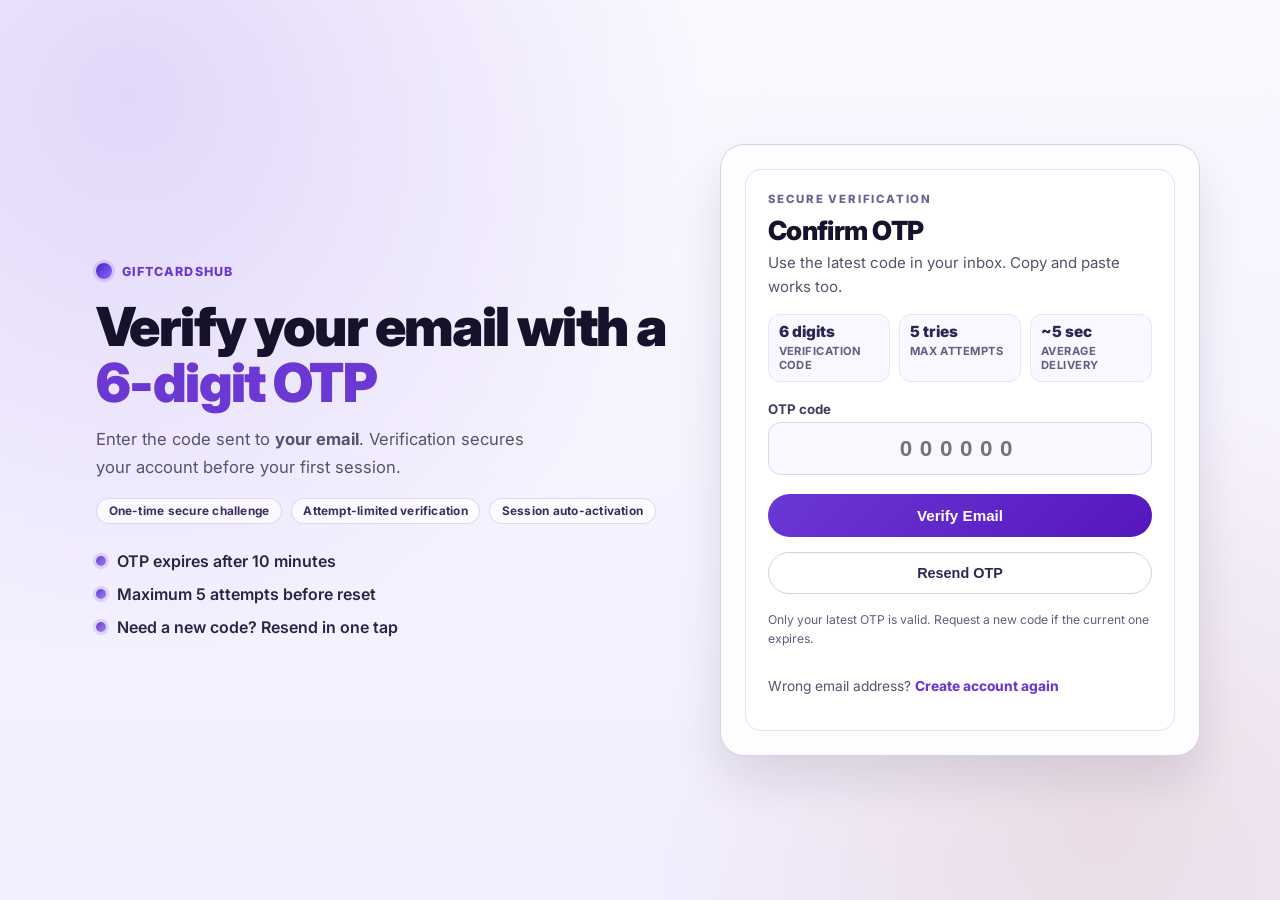
<file: verify-otp.html>
<!DOCTYPE html>
<html lang="en">
  <head>
    <meta charset="utf-8" />
    <meta content="width=device-width, initial-scale=1.0" name="viewport" />
    <title>Verify Email - GiftCardsHub</title>
    <link
      href="https://fonts.googleapis.com/css2?family=Inter:wght@400;500;600;700;800;900&display=swap"
      rel="stylesheet"
    />
    <link href="./auth-pages.css" rel="stylesheet" />
    <script type="module" src="./auth-ui.js"></script>
  </head>
  <body data-page="verify-otp">
    <main class="auth-main">
      <div class="auth-shell">
        <section class="auth-hero">
          <a class="auth-brand" href="home.html">
            <span class="auth-brand-mark" aria-hidden="true"></span>
            GiftCardsHub
          </a>
          <h1 class="auth-headline">
            Verify your email with a
            <span class="auth-headline-emphasis">6-digit OTP</span>
          </h1>
          <p class="auth-subcopy">
            Enter the code sent to <strong data-auth-email>your email</strong>. Verification secures your account before
            your first session.
          </p>
          <div class="auth-pill-row" aria-label="Verification highlights">
            <span class="auth-pill">One-time secure challenge</span>
            <span class="auth-pill">Attempt-limited verification</span>
            <span class="auth-pill">Session auto-activation</span>
          </div>
          <ul class="auth-checklist">
            <li><span class="auth-dot" aria-hidden="true"></span>OTP expires after 10 minutes</li>
            <li><span class="auth-dot" aria-hidden="true"></span>Maximum 5 attempts before reset</li>
            <li><span class="auth-dot" aria-hidden="true"></span>Need a new code? Resend in one tap</li>
          </ul>
        </section>

        <section class="auth-panel">
          <div class="auth-card">
            <p class="auth-eyebrow">Secure verification</p>
            <h2 class="auth-title">Confirm OTP</h2>
            <p class="auth-helper">Use the latest code in your inbox. Copy and paste works too.</p>
            <div class="auth-proof-grid" aria-label="Verification trust metrics">
              <article class="auth-proof-item">
                <p class="auth-proof-value">6 digits</p>
                <p class="auth-proof-label">Verification code</p>
              </article>
              <article class="auth-proof-item">
                <p class="auth-proof-value">5 tries</p>
                <p class="auth-proof-label">Max attempts</p>
              </article>
              <article class="auth-proof-item">
                <p class="auth-proof-value">~5 sec</p>
                <p class="auth-proof-label">Average delivery</p>
              </article>
            </div>

            <form class="auth-form" data-auth-form="verify-otp" novalidate>
              <label class="auth-field" for="verify-otp-code">
                <span class="auth-label">OTP code</span>
                <input
                  class="auth-input"
                  data-otp="true"
                  id="verify-otp-code"
                  name="otp"
                  type="text"
                  inputmode="numeric"
                  pattern="[0-9]{6}"
                  maxlength="6"
                  autocomplete="one-time-code"
                  placeholder="000000"
                  required
                />
              </label>

              <button class="auth-submit" type="submit">Verify Email</button>
              <button class="auth-secondary" data-auth-resend type="button">Resend OTP</button>
              <p class="auth-form-disclaimer">Only your latest OTP is valid. Request a new code if the current one expires.</p>
              <p class="auth-links">
                Wrong email address?
                <a href="signup.html">Create account again</a>
              </p>
              <p class="auth-inline-message" data-auth-notice hidden></p>
            </form>
          </div>
        </section>
      </div>
    </main>
  </body>
</html>
</file>
<file: auth-pages.css>
:root {
  --auth-bg: #f7f4ff;
  --auth-surface: #ffffff;
  --auth-border: #d8d1e6;
  --auth-text: #16122b;
  --auth-muted: #57516d;
  --auth-primary: #6b38d4;
  --auth-primary-strong: #5516be;
  --auth-accent: #6b38d4;
  --auth-display-font: "Inter", "Segoe UI", sans-serif;
  --auth-body-font: "Inter", "Segoe UI", sans-serif;
}

* {
  box-sizing: border-box;
}

body[data-page="signin"],
body[data-page="signup"],
body[data-page="verify-otp"] {
  margin: 0;
  color: var(--auth-text);
  font-family: var(--auth-body-font);
  background:
    radial-gradient(circle at 10% 10%, rgba(98, 54, 217, 0.16), transparent 36rem),
    radial-gradient(circle at 86% 92%, rgba(159, 65, 0, 0.1), transparent 28rem),
    linear-gradient(180deg, #fbf8ff 0%, #f2eeff 100%);
}

.auth-main {
  min-height: 100dvh;
}

.auth-shell {
  width: min(1120px, calc(100vw - 2rem));
  min-height: 100dvh;
  margin: 0 auto;
  display: grid;
  grid-template-columns: minmax(0, 1fr) minmax(320px, 480px);
  gap: 2.25rem;
  align-items: center;
  padding: 2rem 0;
}

.auth-hero {
  padding: 1.25rem 1rem;
}

.auth-brand {
  display: inline-flex;
  align-items: center;
  gap: 0.6rem;
  font-weight: 800;
  letter-spacing: 0.09em;
  text-transform: uppercase;
  font-size: 0.78rem;
  color: var(--auth-primary);
  text-decoration: none;
}

.auth-brand:hover {
  color: var(--auth-primary-strong);
}

.auth-brand-mark {
  width: 1rem;
  height: 1rem;
  border-radius: 999px;
  background: linear-gradient(135deg, #3f25c0, #9468ff);
  box-shadow: 0 0 0 3px rgba(98, 54, 217, 0.16);
}

.auth-headline {
  margin: 1rem 0 0.9rem;
  font-size: clamp(2rem, 4.2vw, 3.7rem);
  line-height: 1.05;
  letter-spacing: -0.03em;
  font-weight: 900;
  font-family: var(--auth-display-font);
  max-width: 18ch;
}

.auth-headline-emphasis {
  color: var(--auth-primary);
}

.auth-subcopy {
  margin: 0;
  font-size: 1.04rem;
  color: var(--auth-muted);
  line-height: 1.65;
  max-width: 46ch;
}

.auth-pill-row {
  margin: 1.05rem 0 0;
  display: flex;
  flex-wrap: wrap;
  gap: 0.55rem;
}

.auth-pill {
  border: 1px solid rgba(98, 54, 217, 0.18);
  background: rgba(255, 255, 255, 0.7);
  border-radius: 999px;
  padding: 0.32rem 0.72rem;
  font-size: 0.74rem;
  font-weight: 700;
  color: #3a2e61;
  letter-spacing: 0.02em;
}

.auth-checklist {
  list-style: none;
  padding: 0;
  margin: 1.7rem 0 0;
  display: grid;
  gap: 0.8rem;
}

.auth-checklist li {
  display: flex;
  align-items: center;
  gap: 0.7rem;
  font-weight: 600;
  color: #2b2442;
}

.auth-dot {
  width: 0.62rem;
  height: 0.62rem;
  border-radius: 999px;
  background: linear-gradient(135deg, var(--auth-primary), #9c86e7);
  box-shadow: 0 0 0 3px rgba(98, 54, 217, 0.15);
}

.auth-panel {
  background: color-mix(in srgb, var(--auth-surface) 88%, #f2eeff 12%);
  border: 1px solid var(--auth-border);
  border-radius: 1.5rem;
  box-shadow: 0 24px 48px rgba(20, 16, 42, 0.11);
  padding: 1.5rem;
}

.auth-card {
  border-radius: 1rem;
  background: #ffffff;
  border: 1px solid #e6e0f2;
  padding: 1.35rem;
}

.auth-eyebrow {
  margin: 0;
  text-transform: uppercase;
  letter-spacing: 0.16em;
  font-size: 0.71rem;
  font-weight: 800;
  color: #6d6296;
}

.auth-title {
  margin: 0.55rem 0 0.3rem;
  font-size: 1.65rem;
  line-height: 1.2;
  font-weight: 850;
  letter-spacing: -0.02em;
  font-family: var(--auth-display-font);
}

.auth-helper {
  margin: 0;
  font-size: 0.94rem;
  line-height: 1.6;
  color: var(--auth-muted);
}

.auth-proof-grid {
  margin-top: 0.95rem;
  display: grid;
  grid-template-columns: repeat(3, minmax(0, 1fr));
  gap: 0.55rem;
}

.auth-proof-item {
  border: 1px solid #ebe4f8;
  background: #f9f7ff;
  border-radius: 0.72rem;
  padding: 0.55rem 0.62rem;
}

.auth-proof-value {
  margin: 0;
  font-size: 0.96rem;
  font-weight: 850;
  line-height: 1.1;
  color: #2e2451;
}

.auth-proof-label {
  margin: 0.2rem 0 0;
  font-size: 0.7rem;
  letter-spacing: 0.04em;
  text-transform: uppercase;
  font-weight: 700;
  color: #655d81;
}

.auth-form {
  margin-top: 1.15rem;
  display: grid;
  gap: 0.9rem;
}

.auth-field {
  display: grid;
  gap: 0.36rem;
}

.auth-label {
  font-size: 0.83rem;
  font-weight: 700;
  color: #433b61;
}

.auth-input-wrap {
  position: relative;
}

.auth-input {
  width: 100%;
  border: 1px solid #ddd6eb;
  background: #faf8ff;
  border-radius: 0.8rem;
  padding: 0.78rem 0.95rem;
  color: #181329;
  font-size: 0.96rem;
  transition: border-color 0.2s ease, box-shadow 0.2s ease, background-color 0.2s ease;
}

.auth-input:focus {
  outline: none;
  border-color: #7e5de3;
  box-shadow: 0 0 0 3px rgba(98, 54, 217, 0.15);
  background: #ffffff;
}

.auth-input[type="password"] {
  padding-right: 4rem;
}

.auth-input[data-otp="true"] {
  text-align: center;
  font-size: 1.4rem;
  letter-spacing: 0.34em;
  font-weight: 800;
}

.auth-password-toggle {
  position: absolute;
  right: 0.65rem;
  top: 50%;
  transform: translateY(-50%);
  border: 0;
  background: transparent;
  color: #615a77;
  font-size: 0.74rem;
  font-weight: 800;
  letter-spacing: 0.08em;
  text-transform: uppercase;
  cursor: pointer;
}

.auth-password-toggle:focus-visible {
  outline: 2px solid rgba(98, 54, 217, 0.45);
  outline-offset: 2px;
  border-radius: 0.25rem;
}

.auth-submit {
  margin-top: 0.25rem;
  border: 0;
  border-radius: 999px;
  background: linear-gradient(135deg, var(--auth-primary), var(--auth-primary-strong));
  color: #fff;
  font-weight: 800;
  font-size: 0.95rem;
  padding: 0.83rem 1.2rem;
  cursor: pointer;
  transition: transform 0.16s ease, opacity 0.2s ease;
}

.auth-submit:hover {
  opacity: 0.94;
}

.auth-submit:active {
  transform: translateY(1px) scale(0.995);
}

.auth-secondary {
  border: 1px solid #d6cde8;
  border-radius: 999px;
  background: #fff;
  color: #2f2752;
  font-weight: 760;
  font-size: 0.9rem;
  padding: 0.75rem 1rem;
  cursor: pointer;
  transition: border-color 0.2s ease, background-color 0.2s ease;
}

.auth-secondary:hover {
  border-color: #b3a8d1;
  background: #faf8ff;
}

.auth-submit:disabled,
.auth-secondary:disabled {
  opacity: 0.7;
  cursor: not-allowed;
}

.auth-form-disclaimer {
  margin: 0.2rem 0 0;
  font-size: 0.76rem;
  line-height: 1.55;
  color: #645c7f;
}

.auth-inline-message {
  margin-top: 0.7rem;
  border-radius: 0.75rem;
  padding: 0.75rem 0.85rem;
  border: 1px solid transparent;
  font-size: 0.84rem;
  line-height: 1.55;
}

.auth-inline-message[hidden] {
  display: none;
}

.auth-inline-message[data-tone="success"] {
  background: #edf8f1;
  border-color: #b7e8c7;
  color: #1d6235;
}

.auth-inline-message[data-tone="warning"] {
  background: #fff3eb;
  border-color: #ffd7bf;
  color: #8f3900;
}

.auth-inline-message[data-tone="info"] {
  background: #eff0ff;
  border-color: #d6d8ff;
  color: #2f3580;
}

.auth-links {
  margin-top: 0.95rem;
  font-size: 0.86rem;
  color: var(--auth-muted);
}

.auth-links a {
  color: var(--auth-primary);
  font-weight: 760;
  text-decoration: none;
}

.auth-links a:hover {
  text-decoration: underline;
}

.auth-toast-stack {
  position: fixed;
  top: 1rem;
  right: 1rem;
  z-index: 80;
  width: min(360px, calc(100vw - 2rem));
  display: grid;
  gap: 0.55rem;
  pointer-events: none;
}

.auth-toast {
  background: rgba(255, 255, 255, 0.95);
  border: 1px solid #d8d1e6;
  border-left-width: 5px;
  border-radius: 0.9rem;
  box-shadow: 0 14px 28px rgba(20, 16, 42, 0.14);
  padding: 0.72rem 0.88rem;
  opacity: 0;
  transform: translateY(-8px);
  transition: opacity 0.22s ease, transform 0.22s ease;
}

.auth-toast.is-visible {
  opacity: 1;
  transform: translateY(0);
}

.auth-toast[data-tone="success"] {
  border-left-color: #2f9e53;
}

.auth-toast[data-tone="warning"] {
  border-left-color: #d15a00;
}

.auth-toast[data-tone="info"] {
  border-left-color: #5167d8;
}

.auth-toast-title {
  margin: 0;
  font-size: 0.82rem;
  font-weight: 800;
  color: #2f2752;
}

.auth-toast-text {
  margin: 0.15rem 0 0;
  font-size: 0.8rem;
  color: #554e69;
}

@media (max-width: 980px) {
  .auth-shell {
    grid-template-columns: 1fr;
    gap: 1rem;
    padding-top: 1.25rem;
    padding-bottom: 1.25rem;
  }

  .auth-hero {
    padding: 0.35rem 0.5rem;
  }

  .auth-panel {
    padding: 1rem;
  }
}

@media (max-width: 640px) {
  .auth-shell {
    width: calc(100vw - 1rem);
  }

  .auth-proof-grid {
    grid-template-columns: repeat(2, minmax(0, 1fr));
  }

  .auth-card {
    padding: 1rem;
  }

  .auth-title {
    font-size: 1.45rem;
  }

  .auth-toast-stack {
    top: auto;
    bottom: 1rem;
    right: 0.5rem;
    left: 0.5rem;
    width: auto;
  }
}
</file>
